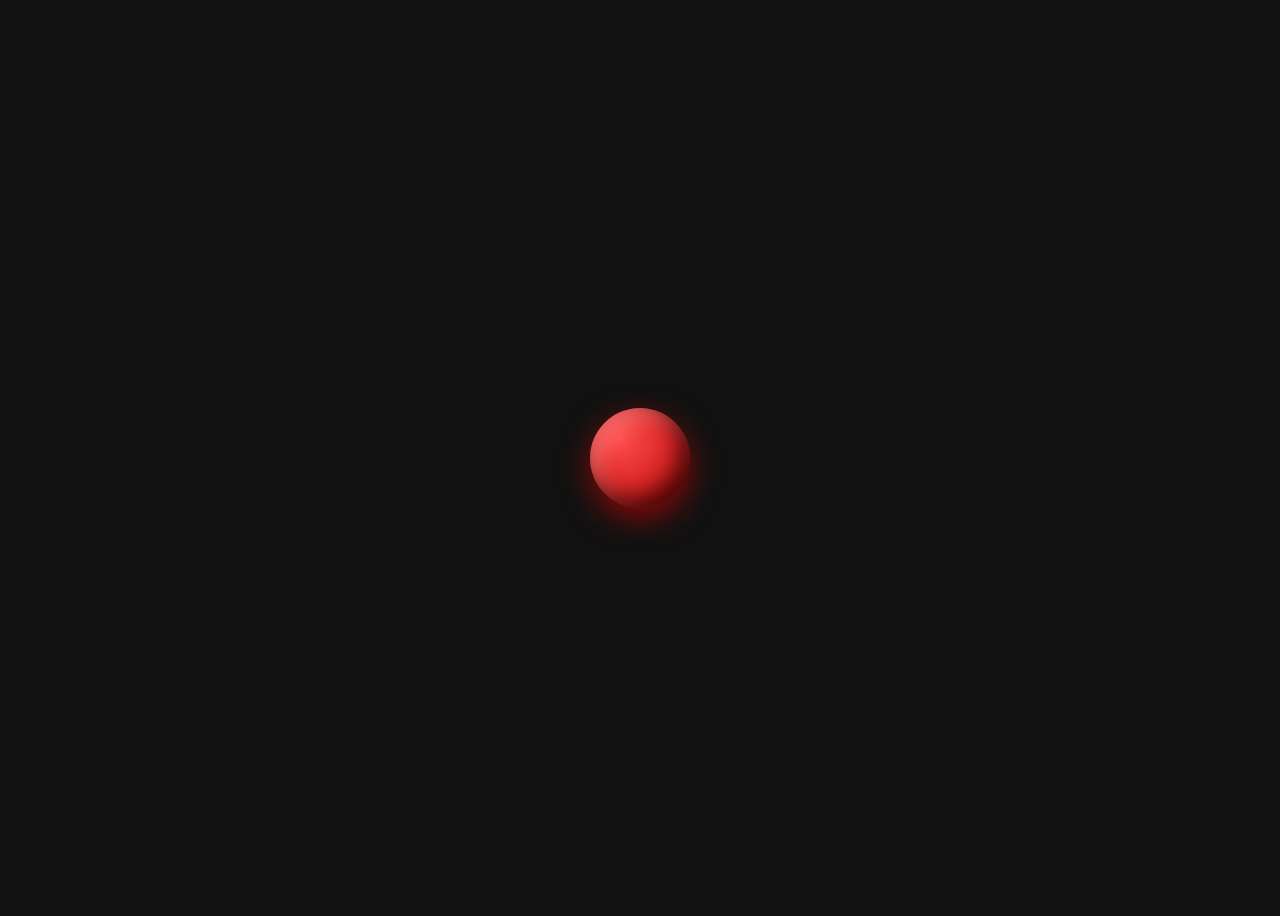
<file: 3d ball animation/index.html>
<!DOCTYPE html>
<html lang="en">
<head>
    <meta charset="UTF-8">
    <meta name="viewport" content="width=device-width, initial-scale=1.0">
    <title>3D Ball Animation</title>
    <style>
        body {
            display: flex;
            justify-content: center;
            align-items: center;
            height: 100vh;
            background-color: #111;
            perspective: 1000px;
        }

        .container {
            width: 200px;
            height: 200px;
            position: relative;
            display: flex;
            justify-content: center;
            align-items: center;
        }

        .ball {
            width: 100px;
            height: 100px;
            background: radial-gradient(circle at 30% 30%, #ff4d4d, #b30000);
            border-radius: 50%;
            transition: transform 0.3s ease-out;
            box-shadow: inset -10px -10px 20px rgba(0, 0, 0, 0.6),
                        inset 10px 10px 20px rgba(255, 255, 255, 0.2),
                        0 10px 30px rgba(255, 0, 0, 0.5);
        }

        /* Move ball in different directions when cursor hits */
        .container:hover .ball {
            transform: translateX(30px) translateY(-30px) rotateX(20deg) rotateY(20deg);
        }

        /* Different directions based on hover areas */
        .container:hover:before {
            content: "";
            position: absolute;
            width: 100%;
            height: 100%;
            border-radius: 50%;
            background: rgba(255, 255, 255, 0.1);
            filter: blur(10px);
            animation: glow 0.5s infinite alternate;
        }

        @keyframes glow {
            from {
                box-shadow: 0 0 20px rgba(255, 0, 0, 0.3);
            }
            to {
                box-shadow: 0 0 30px rgba(255, 0, 0, 0.6);
            }
        }
    </style>
</head>
<body>
    <div class="container">
        <div class="ball"></div>
    </div>
</body>
</html>
</file>
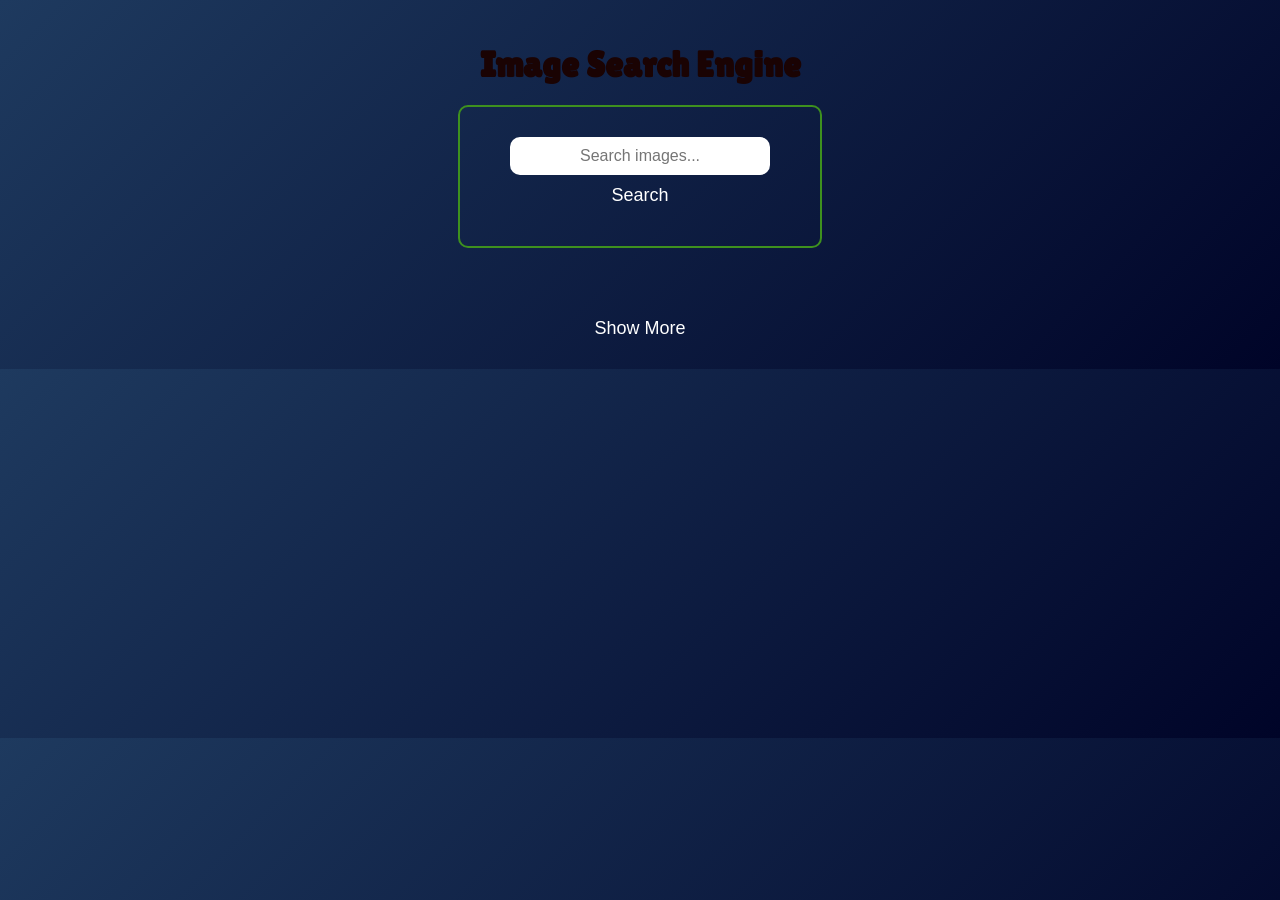
<file: Imagesearchengine/index.html>
<!DOCTYPE html>
<html lang="en">
<head>
    <meta charset="UTF-8">
    <meta name="viewport" content="width=device-width, initial-scale=1.0">
    <title>Image Search</title>
    <link rel="stylesheet" href="style.css">
</head>
<body>
    <h1>Image Search Engine</h1>

    <form id="searchbar">
        <input type="text" id="search-box" placeholder="Search images...">
        <button type="submit" id =button>Search</button>
    </form>

    <div id="searchresult"></div>
    <button id = showmore >Show More</button>

    <script src="script.js"></script>  <!-- Ensure correct script file path -->
</body>
</html>
</file>
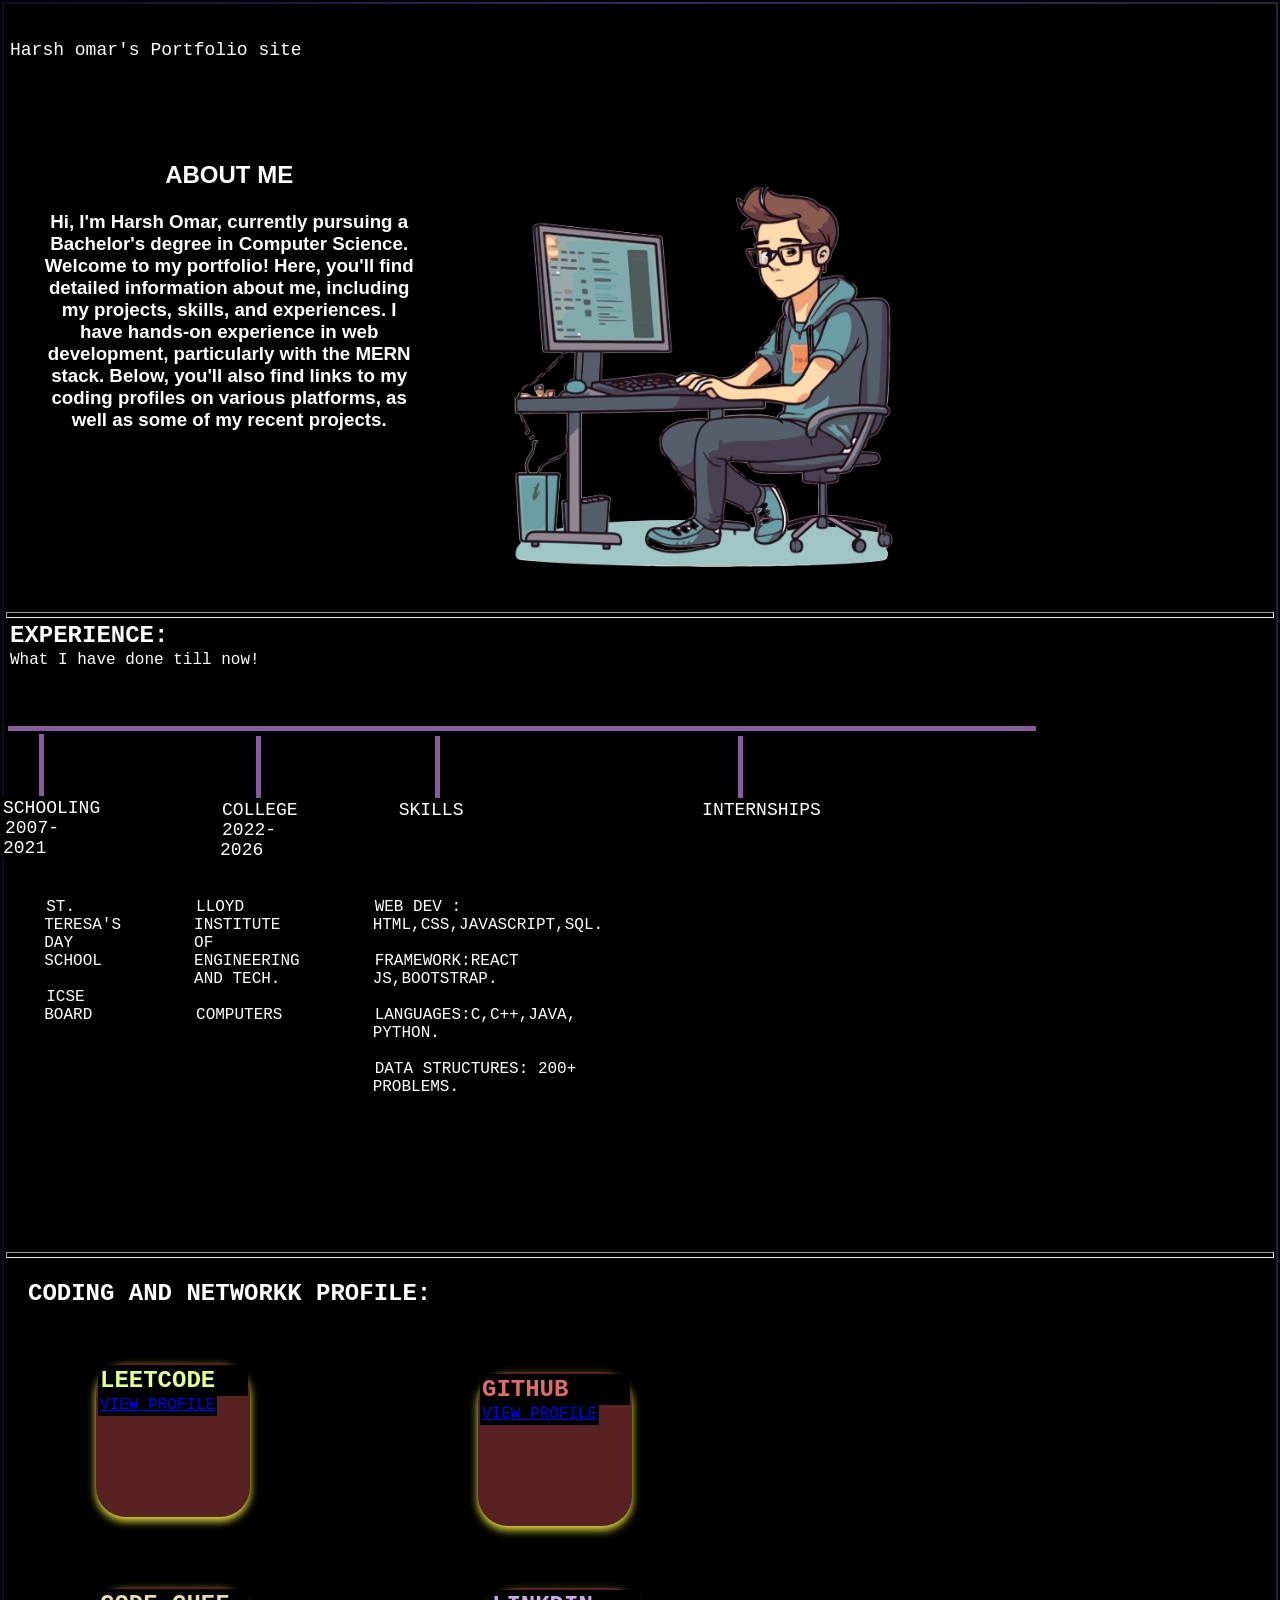
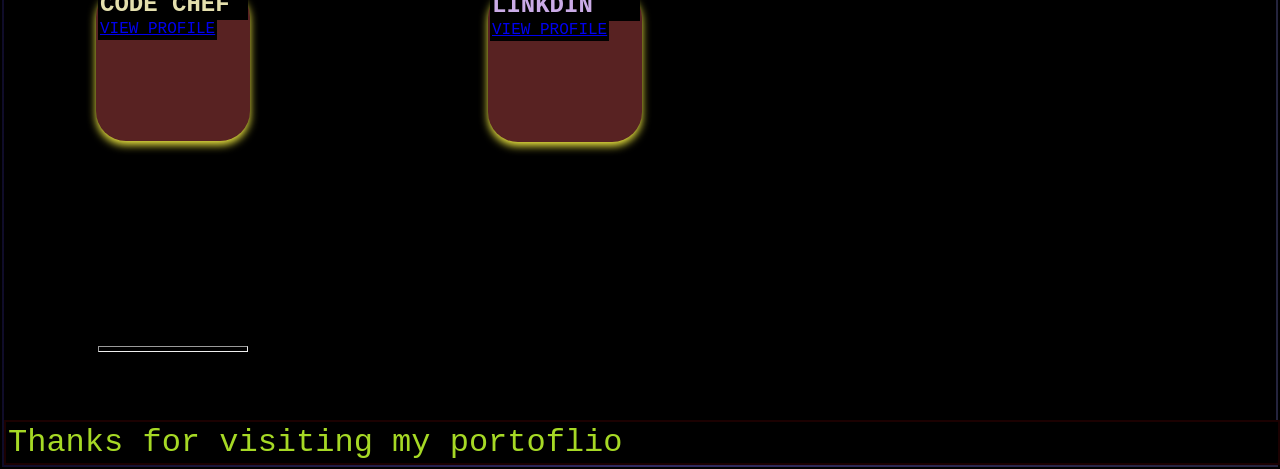
<file: portfolio/index.html>
<!DOCTYPE html>
<html lang="en">
<head>
    <meta charset="UTF-8">
    <meta name="viewport" content="width=device-width, initial-scale=1.0">
    <title>harsh omar's portfolio site</title>
<style>
    body {
    background: linear-gradient(to right, #0f0c29, #302b63, #24243e);
    color: white;
    font-family: 'Courier New', Courier, monospace;
}

    *{
        margin :0;
        padding:2px;
         background-color:black; 
    }
    body {
        body {
    
    height: 100vh;
    margin: 0;
    color: white;
    text-shadow: 0 0 10px cyan;
}


       color : white;
       font-family: 'Courier New', Courier, monospace;
    }
    nav{
         display :flex;
          justify-content:;flex;
         align-items: center;
         height:80px;
         background-color: rgb(0, 0, 0) ;
         font-size :large;
          font-style: background-color : white;
    }

    nav ul{
        display:flex;
        justify-content: center;       

    }
    nav ul ol a{
        list-style: none;
        text-decoration: none;
        color:white;
        font-size: medium;;
    }
    nav ul ol a:hover{
        color: rgb(254, 245, 60);
        font-size:1.2rem;
        transform: translate(5px, 5px);
        
    }
    .left
    {
        font-size:2 rem;
        width: 30%;
    }
    .right
    {
        font-size: 1 rem;
        width:60%;
        display:flex;
}
    
.first
    {
        body {
    background: linear-gradient(to right, #0d0d0d, #1a1a1a);
    height: 100vh;
    margin: 0;
    color: white;
    text-shadow: 0 0 10px cyan;
}

        display : flex;
        justify-content:space-around;
        margin :23px 0;
    }

        .leftsection
        {
         font-family: 'Franklin Gothic Medium', 'Arial Narrow', Arial, sans-serif;
        width: 30%;
        font-size: 1rem;
        text-align: center;
        margin-top: 3%;
       }

    
    .rightsection 
    {

        width:  60%;
    }
    
    .secondsection
    {
        font-size: 1rem;;
        body {
    background: linear-gradient(to right, #0d0d0d, #1a1a1a);
    height: 100vh;
    margin: 0;
    color: white;
    text-shadow: 0 0 10px cyan;
}

        height :70vh;
    }

    .box {
        background:rgb(136, 93, 157);
        width: 80vw;
        height:1px;
        margin: 3px 0;
    }
.verticals{
           height :5px;
           width:1px;
           background-color:rgb(136, 93, 157);
           margin:;
           margin:0 31px;
           height:60px;
           display:flex;
    }
    .verticallines
    {
     font-size: 0.5 rem;
    position: relative;
    top: 160px;
    right:100px;
    font-size:medium;
 
    
    }
    .verticaltext
    {
     font-size: 1rem ;
    position: relative;
    top: 60px;
    left: -40px;
    font-size :large
    }

    .thirdsection{
        font-size: 1.0rem;
        body {
    background: linear-gradient(to right, #0d0d0d, #1a1a1a);
    height: 100vh;
    margin: 0;
    color: white;
    text-shadow: 0 0 10px cyan;
}

        height :80vh;
        padding:20px;
    }
.p1
{   position :relative;
    left:70px;
    text-align: justify;
    width: 150px;
    height: 150px;
    border-radius: 30px;
    color:rgb(227, 255, 150);
    align-items: center; 
    background-color: rgb(88, 34, 34);
    box-shadow: 0 4px 8px rgb(240, 234, 65);
    transition: background-color 0.3s ease, box-shadow 0.3s ease;
}
.p1:hover {
    background-color: #cf9c24;
    box-shadow: 0 8px 16px rgba(255, 27, 27, 0.3);
    transform: translate(10px, 20px);
}
.p2
{
    position: relative;
    top:70px;
    bottom:50px;
    left:70px;
    width: 150px;
    height: 150px;
    background-color: rgb(88, 34, 34);
    border-radius: 30px;
    color:rgb(228, 223, 173);
    box-shadow: 0 4px 8px rgb(240, 234, 65);
    transition: background-color 0.3s ease, box-shadow 0.3s ease;
}
.p2:hover {
    background-color: #cf9c24;
    box-shadow: 0 8px 16px rgba(255, 27, 27, 0.3);
    transform: translate(10px, 20px);
}
.p3{
    position: relative;

   bottom :50px;
   left:390px;
    width: 150px;
    height: 150px;
    background-color: rgb(88, 34, 34);
    border-radius: 30px;
      color:rgb(202, 171, 231);
    box-shadow: 0 4px 8px rgb(240, 234, 65);
    transition: background-color 0.3s ease, box-shadow 0.3s ease;
}
.p3:hover {
    background-color: #cf9c24;
    box-shadow: 0 8px 16px rgba(255, 27, 27, 0.3);
    transform: translate(10px, 20px);
}
.p4{
    position: relative;
    bottom:420px;
    left :380px;
    width: 150px;
    height: 150px;
    background-color: rgb(88, 34, 34);
    border-radius: 30px;
    color:rgb(224, 107, 107);
    box-shadow: 0 4px 8px rgb(240, 234, 65);
    transition: background-color 0.3s ease, box-shadow 0.3s ease;
}
.p4:hover {
    background-color: #cf9c24;
    box-shadow: 0 8px 16px rgba(255, 27, 27, 0.3);
    transform: translate(10px, 20px);
}



.footer {
    width :100%;
    color: rgb(166, 217, 37);
    font-size:2rem;
    background-color: rgb(27, 1, 1);
    text-align: justify;
}
 </style>
         </head>
<body>
    <header>
  
        <nav>
            <div class="left"><h1></h1> Harsh omar's Portfolio site </h1></div>
            <div class = "right"> 
                <ul>
                  
                </ul>
            </div>
            </nav>
        </header>

        <main>
            <section class= "first">
                <div class ="leftsection">
                   <H1> ABOUT ME </H1>
                   <BR> 
<H3>
Hi, I'm Harsh Omar, currently pursuing a Bachelor's degree in Computer Science. Welcome to my portfolio!
Here, you'll find detailed information about me, including my projects, skills, and experiences. 
I have hands-on experience in web development, particularly with the MERN stack. Below, you'll
 also find links to my coding profiles on various platforms, as well as some of my recent projects.</H3> </div>
               
 

<div class="rightsection"> 

            <img src="bg.png" alt="" width="60%" height="%">
                </div>  </section> <hr>

            <section class="secondsection">
                <h1> EXPERIENCE:
                    </h1>
                <span>What I have done till now!</span>
               <br>
               <br>
               <br>
               <br>
             
           
         <div class="box"> </div>
            
 <div class ="verticals">

    
    <div class="verticaltext ">
    SCHOOLING  
    <span>2007-2021</span>   
    </div>

<div class="verticallines ">
<span>ST. TERESA'S DAY SCHOOL</span>
 <br>
 <br>

<span>ICSE BOARD</span></div>
        
<div class ="verticals"> 
<div class="verticaltext ">
<span>COLLEGE</span>
       <br> 

<span>2022-2026</span>
</div></div> 
<div class="verticallines ">
<span>LLOYD INSTITUTE OF ENGINEERING AND TECH.</span>
<br>
<br>
<span>COMPUTERS</span>
                  
</div>
<div class ="verticals">
<div class="verticaltext "> SKILLS  
</div></div>
 <div class="verticallines ">
<span>WEB DEV : HTML,CSS,JAVASCRIPT,SQL.</span>
<br><br>
<span>FRAMEWORK:REACT JS,BOOTSTRAP.</span><br><br>
<span>LANGUAGES:C,C++,JAVA, PYTHON.</span><br><br>
<span>DATA STRUCTURES: 200+ PROBLEMS.</span> </div>
<div class ="verticals"> 
<div class="verticaltext ">
INTERNSHIPS  
</div>

</div></section><hr> <section class="thirdsection">
            <h1> CODING AND NETWORKK PROFILE:</h1>
            <BR>
                <BR>
                    <BR>
                        

            <div class="p1"><h1>LEETCODE</h1>
            <a href="https://leetcode.com/harshjord10/" target="ER">  VIEW PROFILE </a>
            </div>
            <div class ="p2"><h1>CODE CHEF</h1>
            
            <a href="https://www.codechef.com/users/harsh247omar" target="ER">VIEW PROFILE </a>
            
            <div class="p3"><h1> LINKDIN </h1>
            <a href="https://in.linkedin.com/in/harsh-omar-4865a0203" target="ER"> VIEW PROFILE </a>
</div>
            <div class="p4"><h1>GITHUB</h1>
            <a href="https://github.com/harsh1010888" target="ER"> VIEW PROFILE</a>
        </div>
            <hr>
        </main>
        <footer class="footer">
            <p>Thanks for visiting my portoflio</p>
            
        </footer>
       
</body>
</html>
</file>
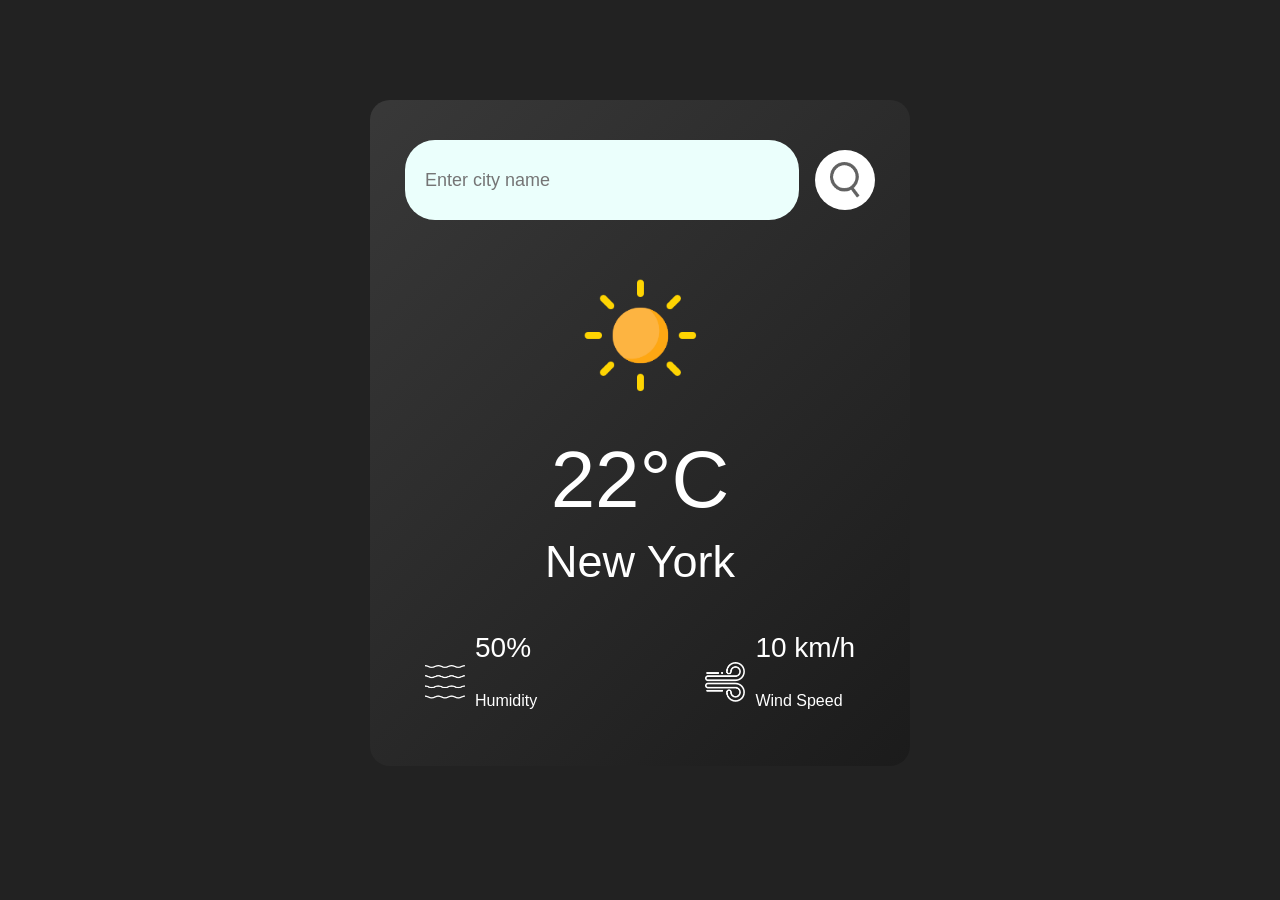
<file: weatherapp/index.html>
<!DOCTYPE html>
<html lang="en">
<head>
    <meta charset="UTF-8">
    <meta name="viewport" content="width=device-width, initial-scale=1.0">
    <title>Basic Weather App</title>
    <link rel="stylesheet" href="style.css">
</head>
<body>
    <div class="card">
        <div class="search">
            <input type="text" placeholder="Enter city name" spellcheck="false">
            <button><img src="images/search.png" alt="Search"></button>
        </div>
        
        <div class="weather">
            <img src="images/clear.png" class="weather-icon" alt="Weather Icon"> 
            <h1 class="temp">22°C</h1>
            <h2 class="city">New York</h2>

            <div class="details">
                <div class="col">
                    <img src="images/humidity.png" alt="Humidity Icon">
                    <div>
                        <p class="humidity">50%</p>
                        <p>Humidity</p>
                    </div>
                </div>

                <div class="col">
                    <img src="images/wind.png" alt="Wind Icon">
                    <div>
                        <p class="wind">10 km/h</p>
                        <p>Wind Speed</p>
                    </div>
                </div>
            </div>
        </div>
    </div>

    <script>
        const apiKey = "2333280465da8587e551881700be0cb3";
        const apiUrl = "https://api.openweathermap.org/data/2.5/weather?units=metric&q="; 
        const searchBox = document.querySelector(".search input");
        const searchBtn = document.querySelector(".search button");

        async function checkWeather(city) {
            try {
                const response = await fetch(apiUrl + city + `&appid=${apiKey}`);
                if (!response.ok) {
                    throw new Error("City not found");
                }
                
                const data = await response.json();
                console.log("Weather Data:", data); //  Debugging purpose

              // Update Weather Data
                document.querySelector(".temp").textContent = `${data.main.temp}°C`;
                document.querySelector(".city").textContent = data.name;
                document.querySelector(".humidity").textContent = data.main.humidity + "%";
                document.querySelector(".wind").textContent = data.wind.speed + " km/h";

            } catch (error) {
                console.error("Error fetching weather data:", error);
                alert("❌ Incorrect city name! Please enter a valid city."); 
            }
        }

        searchBtn.addEventListener("click", () => {
            if (searchBox.value.trim() !== "") {
                checkWeather(searchBox.value);
            }
        });

        checkWeather("Delhi"); // ✅ Default city on load
    </script>
    
</body>
</html>
</file>
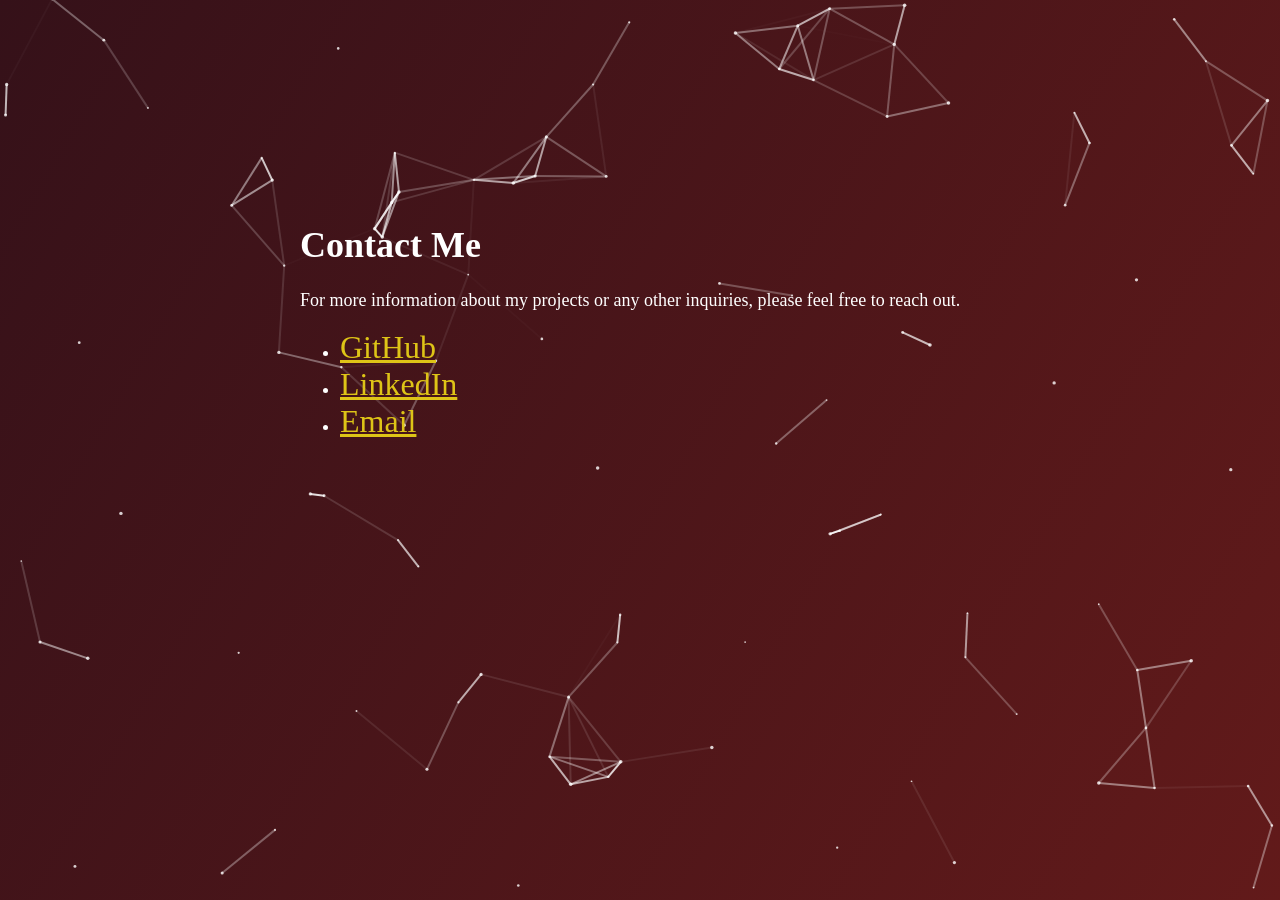
<file: portfolio/contact.html>
<!DOCTYPE html>
<html lang="en">
<head>
    <meta charset="UTF-8">
    <meta name="viewport" content="width=device-width, initial-scale=1.0">
    <title>Fluid Background Animation</title>
    <style>
        body, html {
            margin: 0;
            padding: 0;
            overflow: hidden;
            height: 100%;
            width: 100%;
            background: linear-gradient(120deg, rgb(53, 17, 25), #621a1a);
        }

        #fluidCanvas {
            position: absolute;
            top: 0;
            left: 0;
            width: 100%;
            height: 100%;
            display: block;
        }
        .contact
        {
            position: relative;
            top: 200px;
            left:300px;
            font-size: 18px;
            color: white;
            text-decoration: none;
        }
        .contact ul li a{
                color:rgb(222, 196, 23);
                font-size:2rem;
        }
    </style>
</head>
<body>

        
        <canvas id="fluidCanvas"></canvas>
    <script>
        const canvas = document.getElementById('fluidCanvas');
        const ctx = canvas.getContext('2d');
        canvas.width = window.innerWidth;
        canvas.height = window.innerHeight;

        let particlesArray = [];
        const numberOfParticles = 100;

        // Particle class
        class Particle {
            constructor(x, y) {
                this.x = x;
                this.y = y;
                this.size = Math.random() * 1+ 1;
                this.speedX = Math.random() * 1 - 1.5;
                this.speedY = Math.random() * 0.1 - 1.5;
            }
            update() {
                this.x += this.speedX;
                this.y += this.speedY;

                if (this.size > 0.2) this.size -= 0.1;
            }
            draw() {
                ctx.fillStyle = 'rgba(255, 255, 255, 0.8)';
                ctx.beginPath();
                ctx.arc(this.x, this.y, this.size, 0, Math.PI * 2);
                ctx.closePath();
                ctx.fill();
            }
        }

        // Initialize particles
        function init() {
            particlesArray = [];
            for (let i = 0; i < numberOfParticles; i++) {
                const x = Math.random() * canvas.width;
                const y = Math.random() * canvas.height;
                particlesArray.push(new Particle(x, y));
            }
        }

        // Animate particles
        function animate() {
            ctx.clearRect(0, 0, canvas.width, canvas.height);
            particlesArray.forEach((particle, index) => {
                particle.update();
                particle.draw();

                if (particle.size <= 0.2) {
                    particlesArray.splice(index, 1);
                }
            });
            connectParticles();
            requestAnimationFrame(animate);
        }

        // Connect particles with lines
        function connectParticles() {
            let opacityValue = 1;
            for (let a = 0; a < particlesArray.length; a++) {
                for (let b = a; b < particlesArray.length; b++) {
                    const dx = particlesArray[a].x - particlesArray[b].x;
                    const dy = particlesArray[a].y - particlesArray[b].y;
                    const distance = Math.sqrt(dx * dx + dy * dy);
                    if (distance < 100) {
                        opacityValue = 1 - (distance / 100);
                        ctx.strokeStyle = `rgba(255, 255, 255, ${opacityValue})`;
                        ctx.lineWidth = 2;
                        ctx.beginPath();
                        ctx.moveTo(particlesArray[a].x, particlesArray[a].y);
                        ctx.lineTo(particlesArray[b].x, particlesArray[b].y);
                        ctx.stroke();
                    }
                }
            }
        }

        // Handle mouse movement
        window.addEventListener('mousemove', (event) => {
            for (let i = 0; i < 5; i++) {
                particlesArray.push(new Particle(event.x, event.y));
            }
        });

        // Handle window resize
        window.addEventListener('resize', () => {
            canvas.width = window.innerWidth;
            canvas.height = window.innerHeight;
            init();
        });

        // Initialize and start animation
        init();
        animate();
    </script>
</body>

<body>
    <div class="contact"> 
        <h1>Contact Me</h1>
        
        <p>For more information about my projects or any other inquiries, please feel free to reach out.</p>
        <ul>
            <li><a href="https://github.com/harsh1010888" target="_blank">GitHub</a></li>
            <li><a href="https://in.linkedin.com/in/harsh-omar-4865a0203" target="_blank">LinkedIn</a></li>
            <li><a href="omar.harsh10@gmail.com" target="_blank">Email</a></li>

   </div>
</body>
</html>
</file>
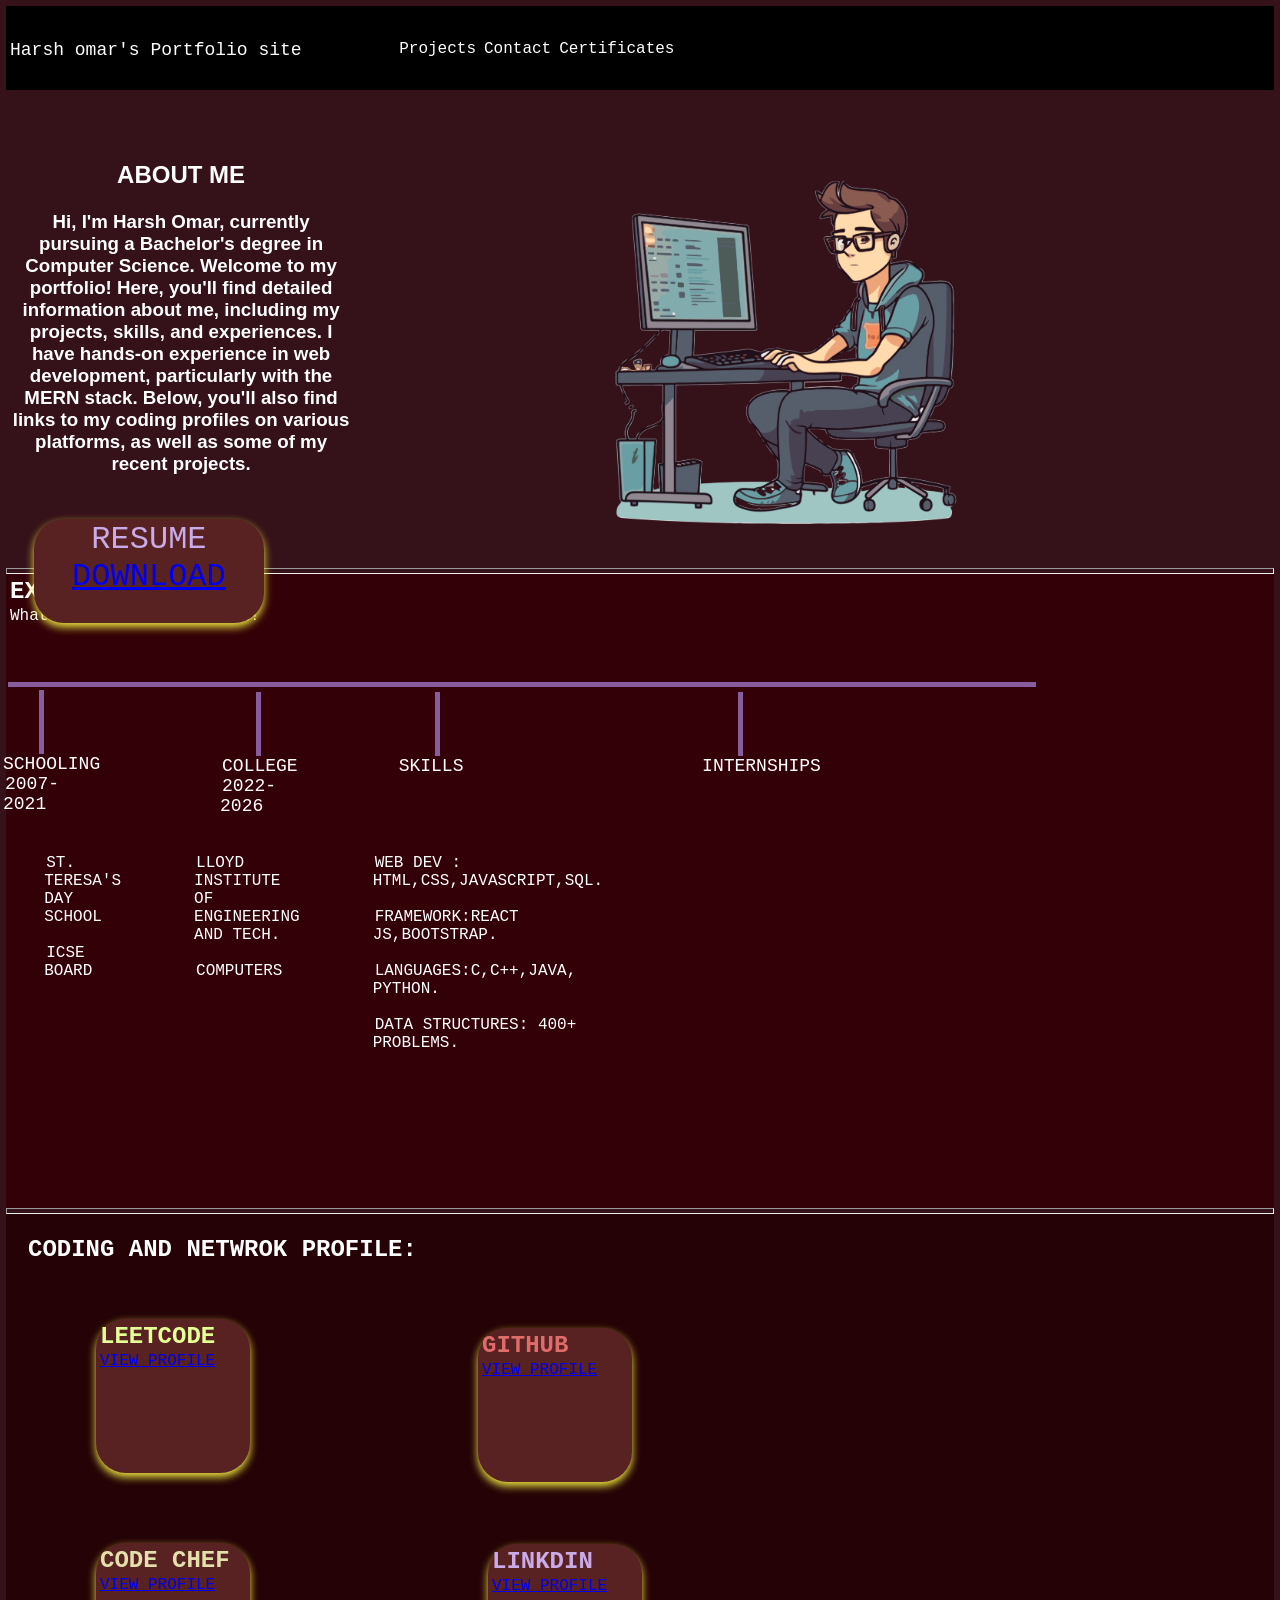
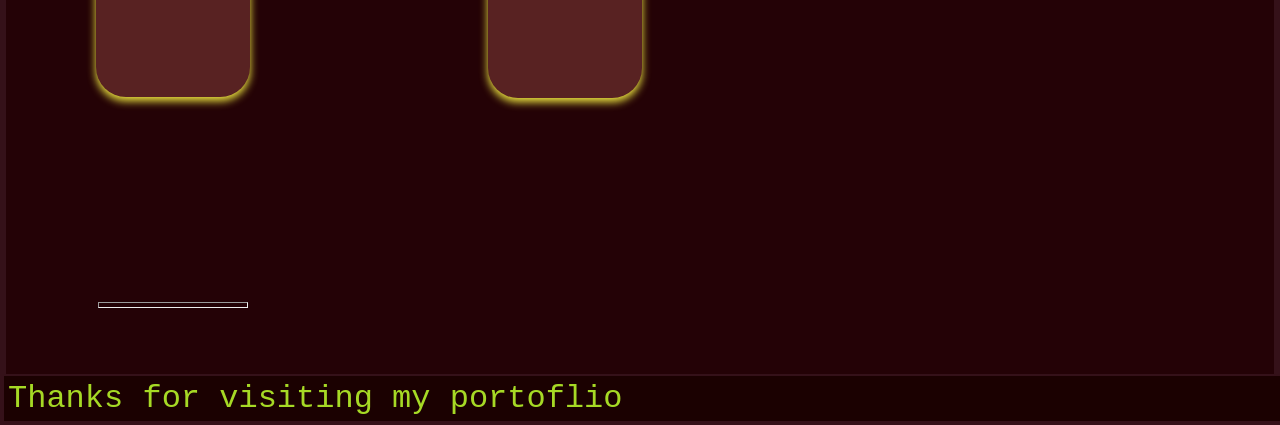
<file: portfolio/portfolio.html>
<!DOCTYPE html>
<html lang="en">
<head>
    <meta charset="UTF-8">
    <meta name="viewport" content="width=device-width, initial-scale=1.0">
    <title>harsh omar's portfolio site</title>
<style>
    *{
        margin :0;
        padding:2px;
          
    }
    body {
        background-color: rgb(53, 17, 25);

       color : white;
       font-family: 'Courier New', Courier, monospace;
    }
    nav{
         display :flex;
          justify-content: space around;
         align-items: center;
         height:80px;
         background-color: rgb(0, 0, 0) ;
         font-size :large;
          font-style: background-color : white;
    }

    nav ul{
        display:flex;
        justify-content: center;       

    }
    nav ul ol a{
        list-style: none;
        text-decoration: none;
        color:white;
        font-size: medium;;
    }
    nav ul ol a:hover{
        color: rgb(254, 245, 60);
        font-size:1.2rem;
        transform: translate(5px, 5px);
        
    }
    .left
    {
        font-size:2 rem;
        width: 30%;
    }
    .right
    {
        font-size: 1 rem;
        width:60%;
        display:flex;
}
    
.first
    {
        display : flex;
        justify-content:space-around;
        margin :23px 0;
    }

        .leftsection
        {
         font-family: 'Franklin Gothic Medium', 'Arial Narrow', Arial, sans-serif;
        width: 30%;
        font-size: 1rem;
        text-align: center;
        margin-top: 3%;
       }

    
    .rightsection 
    {

        width:  60%;
    }
    
    .secondsection
    {
        font-size: 1rem;;
        background-color: rgb(51, 0, 7);
        height :70vh;
    }

    .box {
        background:rgb(136, 93, 157);
        width: 80vw;
        height:1px;
        margin: 3px 0;
    }
.verticals{
           height :5px;
           width:1px;
           background-color:rgb(136, 93, 157);
           margin:;
           margin:0 31px;
           height:60px;
           display:flex;
    }
    .verticallines
    {
     font-size: 0.5 rem;
    position: relative;
    top: 160px;
    right:100px;
    font-size:medium;
 
    
    }
    .verticaltext
    {
     font-size: 1rem ;
    position: relative;
    top: 60px;
    left: -40px;
    font-size :large
    }

    .thirdsection{
        font-size: 1.0rem;
        background-color: rgb(36, 2, 6);
        height :80vh;
        padding:20px;
    }
.p1
{   position :relative;
    left:70px;
    text-align: justify;
    width: 150px;
    height: 150px;
    border-radius: 30px;
    color:rgb(227, 255, 150);
    align-items: center; 
    background-color: rgb(88, 34, 34);
    box-shadow: 0 4px 8px rgb(240, 234, 65);
    transition: background-color 0.3s ease, box-shadow 0.3s ease;
}
.p1:hover {
    background-color: #cf9c24;
    box-shadow: 0 8px 16px rgba(255, 27, 27, 0.3);
    transform: translate(10px, 20px);
}
.p2
{
    position: relative;
    top:70px;
    bottom:50px;
    left:70px;
    width: 150px;
    height: 150px;
    background-color: rgb(88, 34, 34);
    border-radius: 30px;
    color:rgb(228, 223, 173);
    box-shadow: 0 4px 8px rgb(240, 234, 65);
    transition: background-color 0.3s ease, box-shadow 0.3s ease;
}
.p2:hover {
    background-color: #cf9c24;
    box-shadow: 0 8px 16px rgba(255, 27, 27, 0.3);
    transform: translate(10px, 20px);
}
.p3{
    position: relative;

   bottom :50px;
   left:390px;
    width: 150px;
    height: 150px;
    background-color: rgb(88, 34, 34);
    border-radius: 30px;
      color:rgb(202, 171, 231);
    box-shadow: 0 4px 8px rgb(240, 234, 65);
    transition: background-color 0.3s ease, box-shadow 0.3s ease;
}
.p3:hover {
    background-color: #cf9c24;
    box-shadow: 0 8px 16px rgba(255, 27, 27, 0.3);
    transform: translate(10px, 20px);
}
.p4{
    position: relative;
    bottom:420px;
    left :380px;
    width: 150px;
    height: 150px;
    background-color: rgb(88, 34, 34);
    border-radius: 30px;
    color:rgb(224, 107, 107);
    box-shadow: 0 4px 8px rgb(240, 234, 65);
    transition: background-color 0.3s ease, box-shadow 0.3s ease;
}
.p4:hover {
    background-color: #cf9c24;
    box-shadow: 0 8px 16px rgba(255, 27, 27, 0.3);
    transform: translate(10px, 20px);
}
.resume
{
    position: relative;
    text-align: center;
    font-size:2rem;
   top:400px;
   left:-320px;
    width: 250px;
    height: 100px;
    background-color: rgb(88, 34, 34);
    border-radius: 30px;
      color:rgb(202, 171, 231);
    box-shadow: 0 4px 8px rgb(240, 234, 65);
    transition: background-color 0.3s ease, box-shadow 0.3s ease;
}
.resume:hover {
    background-color: #cf9c24;
    box-shadow: 0 8px 16px rgba(255, 27, 27, 0.3);
    transform: translate(10px, 20px);
}

.footer {
    width :100%;
    color: rgb(166, 217, 37);
    font-size:2rem;
    background-color: rgb(27, 1, 1);
    text-align: justify;
}
 </style>
         </head>
<body>
    <header>
  
        <nav>
            <div class="left"><h1></h1> Harsh omar's Portfolio site </h1></div>
            <div class = "right"> 
                <ul>
                   
                    <ol><a href="#Projects">Projects</a></ol>
                    <ol><a href="Contact.html">Contact</a></ol>
                    <ol><a href="certifiactes"> Certificates</a></ol>

                </ul>
            </div>
            </nav>
        </header>

        <main>
            <section class= "first">
                <div class ="leftsection">
                   <H1> ABOUT ME </H1>
                   <BR> 
<H3>
Hi, I'm Harsh Omar, currently pursuing a Bachelor's degree in Computer Science. Welcome to my portfolio!
Here, you'll find detailed information about me, including my projects, skills, and experiences. 
I have hands-on experience in web development, particularly with the MERN stack. Below, you'll
 also find links to my coding profiles on various platforms, as well as some of my recent projects.</H3> </div>
               
 
 <div class="resume"> RESUME 
 <a href="https://github.com/harsh1010888" target="ER"> DOWNLOAD  </a>
 </div>

<div class="rightsection"> 

            <img src="bg.png" alt="" width="60%" height="%">
                </div>  </section> <hr>

            <section class="secondsection">
                <h1> EXPERIENCE:
                    </h1>
                <span>What I have done till now!</span>
               <br>
               <br>
               <br>
               <br>
             
           
         <div class="box"> </div>
            
 <div class ="verticals">

    
    <div class="verticaltext ">
    SCHOOLING  
    <span>2007-2021</span>   
    </div>

<div class="verticallines ">
<span>ST. TERESA'S DAY SCHOOL</span>
 <br>
 <br>

<span>ICSE BOARD</span></div>
        
<div class ="verticals"> 
<div class="verticaltext ">
<span>COLLEGE</span>
       <br> 

<span>2022-2026</span>
</div></div> 
<div class="verticallines ">
<span>LLOYD INSTITUTE OF ENGINEERING AND TECH.</span>
<br>
<br>
<span>COMPUTERS</span>
                  
</div>
<div class ="verticals">
<div class="verticaltext "> SKILLS  
</div></div>
 <div class="verticallines ">
<span>WEB DEV : HTML,CSS,JAVASCRIPT,SQL.</span>
<br><br>
<span>FRAMEWORK:REACT JS,BOOTSTRAP.</span><br><br>
<span>LANGUAGES:C,C++,JAVA, PYTHON.</span><br><br>
<span>DATA STRUCTURES: 400+ PROBLEMS.</span> </div>
<div class ="verticals"> 
<div class="verticaltext ">
INTERNSHIPS  
</div>

</div></section><hr> <section class="thirdsection">
            <h1> CODING AND NETWROK PROFILE:</h1>
            <BR>
                <BR>
                    <BR>
                        

            <div class="p1"><h1>LEETCODE</h1>
            <a href="https://leetcode.com/harshjord10/" target="ER">  VIEW PROFILE </a>
            </div>
            <div class ="p2"><h1>CODE CHEF</h1>
            
            <a href="https://www.codechef.com/users/harsh247omar" target="ER">VIEW PROFILE </a>
            
            <div class="p3"><h1> LINKDIN </h1>
            <a href="https://in.linkedin.com/in/harsh-omar-4865a0203" target="ER"> VIEW PROFILE </a>
</div>
            <div class="p4"><h1>GITHUB</h1>
            <a href="https://github.com/harsh1010888" target="ER"> VIEW PROFILE</a>
        </div>
            <hr>
        </main>
        <footer class="footer">
            <p>Thanks for visiting my portoflio</p>
            
        </footer>
       
</body>
</html>
</file>
<file: Imagesearchengine/style.css>
@import url('https://fonts.googleapis.com/css2?family=Lilita+One&display=swap');
*
{
    background-color: gradient(#333 #f4f4f4);
}
h1
{
    font-size: 36px;
    font-weight: 900;
    color: #1a0303;
    text-align: center;
    margin-bottom: 20px;
    animation: colorChange 1s infinite alternate;
}
@keyframes colorChange {
    0% { color: #00BFFF; }  /* Light Blue */
    50% { color: #233677; } /* Orange Red */
    100% { color: #090a0a; } /* Dark Red */
}
button{
    font-size: 18px;
    padding: 10px 20px;
    background-color: transparent;
    color: white;
    border: none;
    border-radius: 4px;
    cursor: pointer;
    border-radius:20px;
}
body {
    font-family: 'Lilita One', cursive;
    text-align: center;
    background: linear-gradient(135deg, #1E3A5F, #000428);
    margin: 0;
    padding: 20px;
}

#searchresult {
    display: grid;
    grid-template-columns: repeat(auto-fit, minmax(200px, 1fr));
    gap: 15px;
    justify-content: center;
    padding: 20px;
}
#searchbar
{
    width: 300px;
    padding: 30px;
    border-radius: 10px;
    border: 2px solid #3e911e;
    margin-bottom: 20px;
    justify-content: center;
    align-items:center;
    height:10%;
    margin:20px auto;
  


#search-box
{
    width: 80%;
    padding: 10px;
    border: none;
    border-radius: 10px;
    outline: none;
    text-align: center;
    font-size: 16px;
}
img{
    height: auto;
    width: auto;
    border-radius: 20px;
    box-shadow: 0px 4px 8px rgba(151, 25, 25, 0.2);
    transition: transform 0.3s ease-in-out;
}
.showmore
{
    color:rgb(182, 0, 0);

}

img:hover {
    transform: scale(1.05);
}
</file>
<file: weatherapp/style.css>
body {
    background: #222; /* Fixed incorrect syntax: replaced `;` with `:` */
    margin: 0;
    font-family: Arial, sans-serif;
}

.card {
    width: 90%;
    max-width: 470px;
    background: linear-gradient(135deg, rgba(255, 255, 255, 0.1), rgba(0, 0, 0, 0.2)); /* Fixed incorrect rgba usage */
    color: #fff;
    margin: 100px auto 0;
    border-radius: 20px;
    padding: 40px 35px;
    text-align: center;
}

.search {
    width: 100%;
    display: flex;
    align-items: center;
    justify-content: space-between; /* Fixed incorrect `justify-content;` */
}

.search input {
    border: 0;
    outline: 0;
    background: #ebfffc;
    color: #555; /* Fixed missing `:` */
    padding: 10px 20px;
    height: 60px;
    border-radius: 30px;
    flex: 1;
    margin-right: 16px;
    font-size: 18px;
}

.search button { /* Fixed `buttton` typo */
    border: 0;
    outline: 0;
    background: #fff;
    cursor: pointer;
    border-radius: 50%;
    width: 60px;
    height: 60px;
    display: flex;
    align-items: center;
    justify-content: center;
}

.search button img {
    width: 30px;
}

.weather-icon {
    width: 170px;
    margin-top: 30px;
}

.weather h1 {
    font-size: 80px;
    font-weight: 500; /* Removed `px` from font-weight */
    margin: 10px 0;
}

.weather h2 {
    font-size: 45px;
    font-weight: 400;
    margin: 5px 0;
}

.details {
    display: flex;
    align-items: center;
    justify-content: space-between;
    padding: 0 20px; /* Fixed incorrect `padding-top :0 20px;` */
    margin-top: 50px;
}

.col {
    display: flex;
    align-items: center;
    text-align: left;
}

.col img {
    width: 40px;
    margin-right: 10px;
}

.humidity, .wind {
    font-size: 28px;
    margin-top: -6px;
}
</file>
